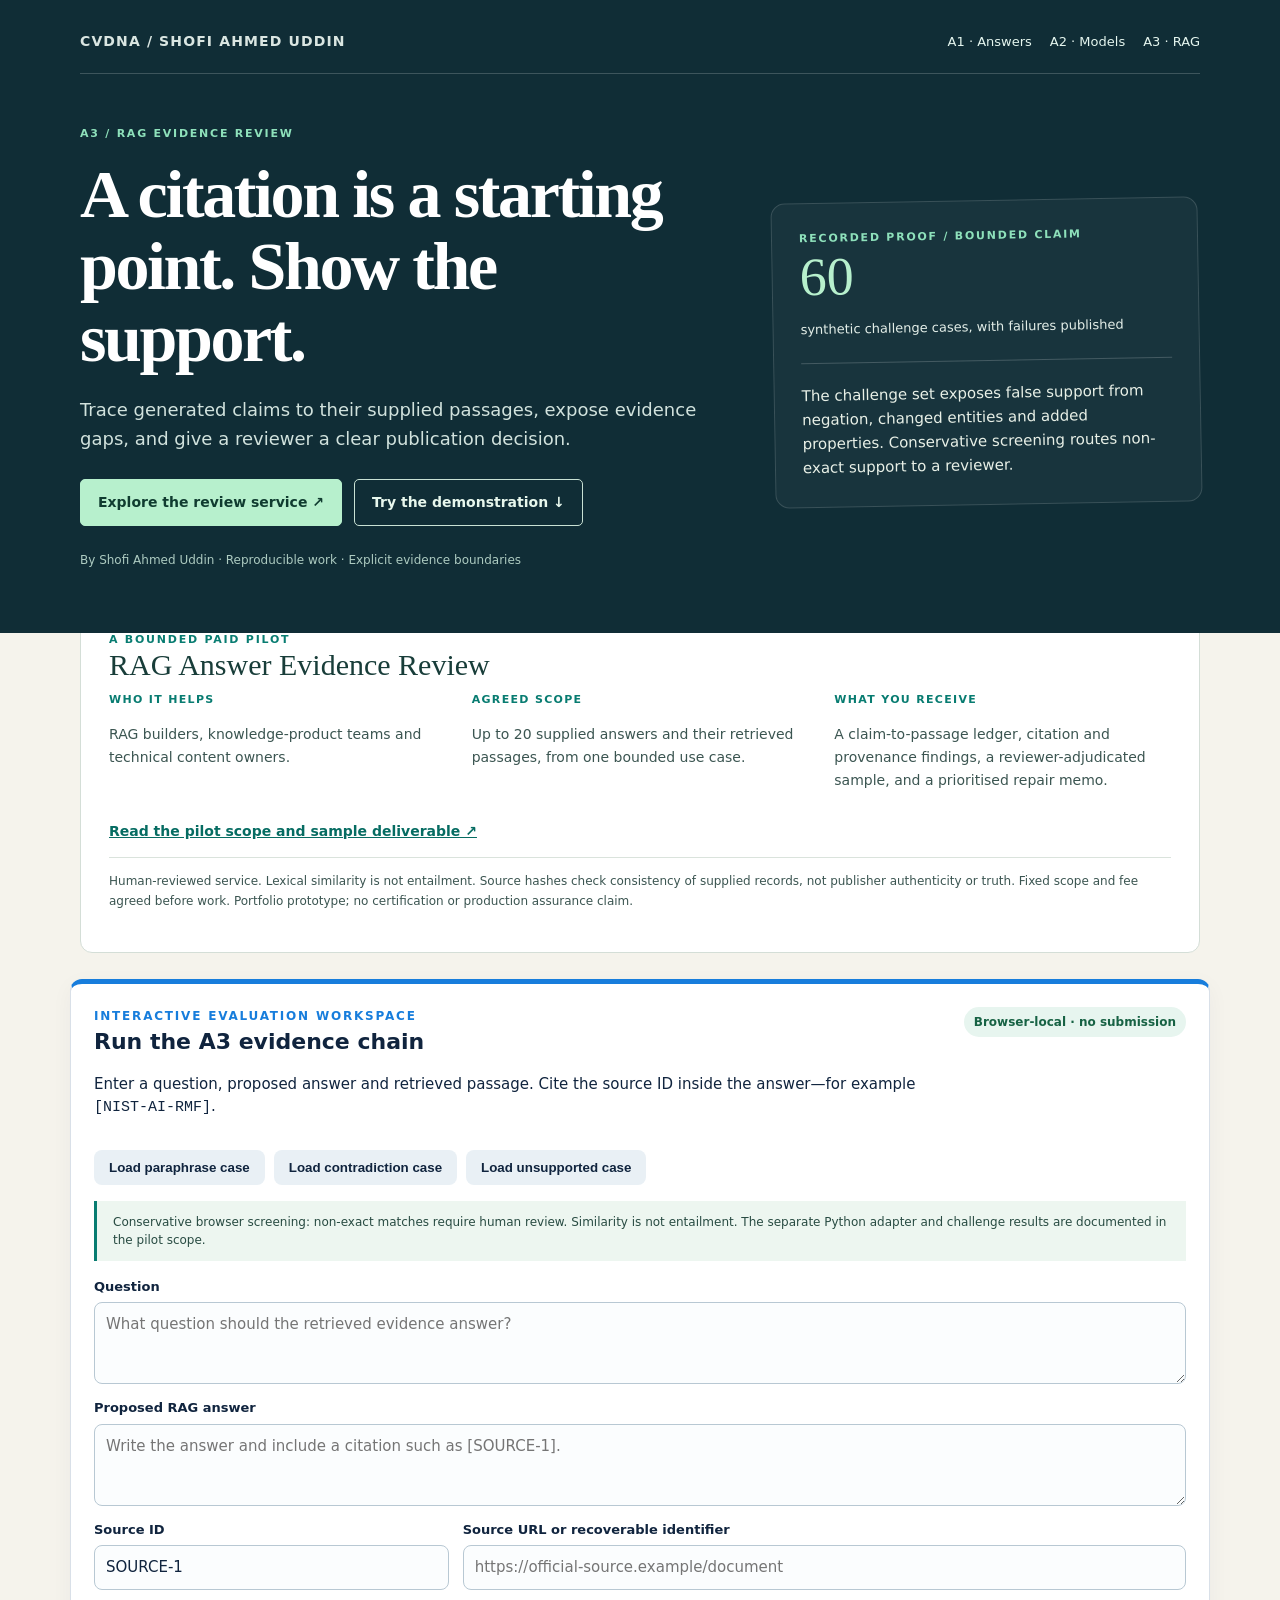
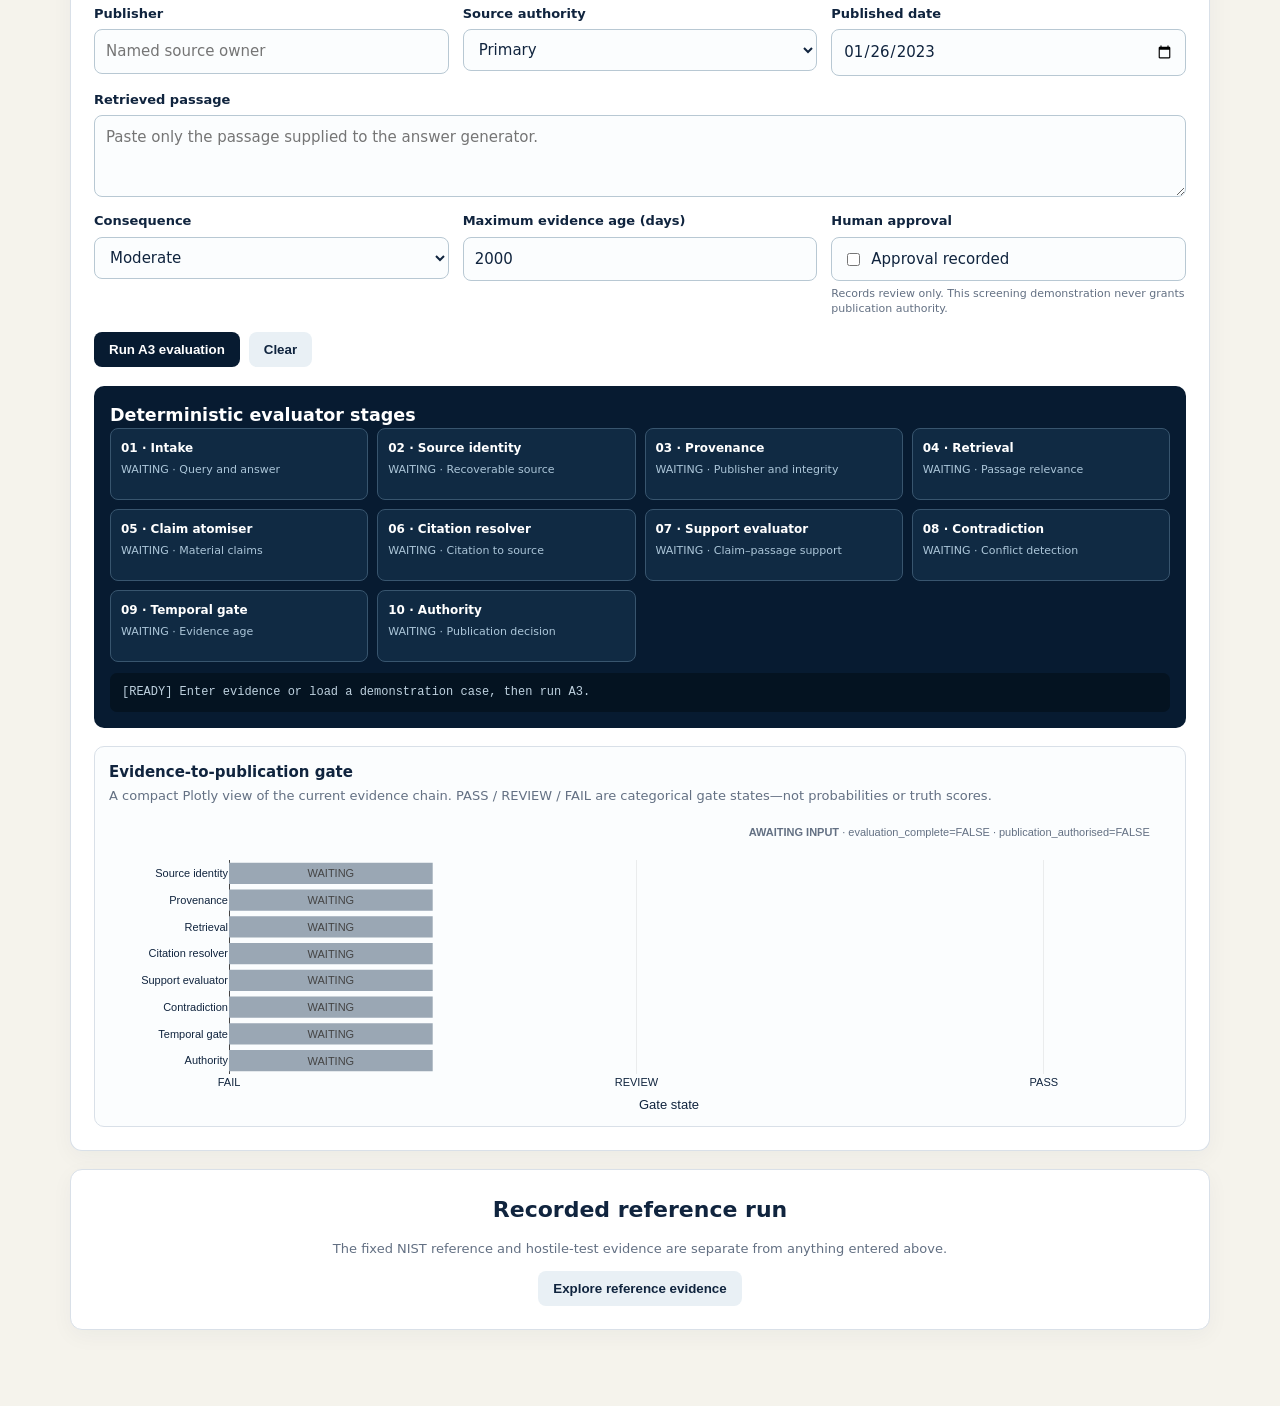
<file: dashboard/index.html>
<!doctype html>
<html lang="en">
<head>
<meta charset="utf-8"><meta name="viewport" content="width=device-width,initial-scale=1">
<meta name="description" content="A3: a bounded provenance-aware RAG and semantic-search evaluation demonstration.">
<title>RAG Answer Evidence Review | Shofi Ahmed Uddin · CVDNA</title>
<script src="https://cdn.plot.ly/plotly-2.35.2.min.js"></script>
<style>
:root{--navy:#071b31;--ink:#10243e;--muted:#637083;--line:#d9e0e8;--blue:#177ddc;--cyan:#72c5ef;--green:#16815d;--amber:#a45f00;--red:#9a352d;--paper:#f3f7fa;--white:#fff}*{box-sizing:border-box}body{margin:0;background:var(--paper);color:var(--ink);font:15px/1.5 Inter,system-ui,-apple-system,"Segoe UI",sans-serif}header{background:linear-gradient(125deg,#061728,#123c5d);color:white;padding:50px max(5vw,24px) 66px}.wrap{max-width:1180px;margin:auto}.eyebrow{color:#a8d7ef;font-size:12px;font-weight:800;letter-spacing:.15em;text-transform:uppercase}h1{margin:7px 0 12px;max-width:980px;font-size:clamp(31px,5vw,58px);line-height:1.02;letter-spacing:-.035em}h2{margin:0 0 10px;font-size:22px}h3{margin:0}.lead{max-width:820px;color:#d9eaf3;font-size:17px}.pill{display:inline-block;margin-top:13px;border:1px solid #5d88a7;border-radius:99px;padding:5px 10px;color:#cbe4f2;font-size:12px}main{max-width:1180px;margin:-30px auto 0;padding:0 20px 60px}.card{background:white;border:1px solid var(--line);border-radius:12px;padding:23px;box-shadow:0 6px 22px #10243e0b;margin:18px 0}.workspace{border-top:5px solid var(--blue)}.head{display:flex;gap:18px;justify-content:space-between;align-items:start}.privacy{white-space:nowrap;background:#e7f5ef;color:#176244;padding:6px 10px;border-radius:99px;font-size:12px;font-weight:800}.actions{display:flex;gap:9px;flex-wrap:wrap;margin:15px 0}.btn{border:0;border-radius:8px;padding:10px 15px;font-weight:800;cursor:pointer}.primary{background:var(--navy);color:white}.secondary{background:#e9f0f5;color:var(--ink)}.btn:hover{filter:brightness(1.07)}.form-grid{display:grid;grid-template-columns:repeat(3,1fr);gap:14px}.field{display:flex;flex-direction:column;gap:6px}.wide{grid-column:1/-1}.two-wide{grid-column:span 2}label{font-size:13px;font-weight:800}textarea,input,select{width:100%;border:1px solid #b8c8d3;border-radius:8px;background:#fbfdfe;padding:10px 11px;color:var(--ink);font:inherit}textarea{min-height:82px;resize:vertical}textarea:focus,input:focus,select:focus{outline:3px solid #bfe3f1;border-color:var(--blue)}.approval{display:flex;align-items:center;gap:8px;border:1px solid #b8c8d3;border-radius:8px;padding:10px 11px;background:#fbfdfe}.approval input{width:auto}.agents{background:var(--navy);color:white;border-radius:10px;padding:16px;margin-top:19px}.agent-grid{display:grid;grid-template-columns:repeat(4,1fr);gap:9px}.agent{min-height:72px;border:1px solid #38556e;border-radius:8px;background:#102a43;padding:10px;transition:.25s}.agent b{display:block;font-size:12px}.agent span{display:block;color:#acc6d9;font-size:11px;margin-top:5px}.running{border-color:#78ccfa;box-shadow:0 0 0 2px #177ddc55}.agent-pass{border-color:#42ba91;background:#113a36}.agent-warn{border-color:#e4ad4a;background:#40341c}.agent-fail{border-color:#e4776e;background:#432726}.audit{background:#041321;color:#bed1df;border-radius:7px;max-height:150px;overflow:auto;margin-top:11px;padding:10px 12px;white-space:pre-wrap;font:12px/1.55 ui-monospace,SFMono-Regular,Consolas,monospace}.report{display:none;border-top:1px solid var(--line);margin-top:20px;padding-top:19px}.report.show{display:block}.report-head{display:flex;gap:15px;justify-content:space-between;align-items:center}.decision{font-size:16px;font-weight:900;border-radius:7px;padding:8px 11px}.supported{background:#def3e8;color:#176244}.qualified{background:#fff0c9;color:#76500d}.insufficient,.stopped{background:#fde3df;color:#8a3029}.states,.checks{display:grid;grid-template-columns:repeat(2,1fr);gap:10px;margin-top:13px}.state,.check{border:1px solid var(--line);border-radius:8px;background:#f8fafb;padding:12px}.state b{font-size:19px;display:block}.check b{display:block;margin-bottom:3px}.check span{font-size:13px;color:var(--muted)}.notice{background:#edf4f7;border-left:4px solid var(--blue);padding:11px 13px;margin-top:13px;font-size:13px}.reference{text-align:center}.reference-only{display:none;text-align:left}.show-reference .reference-only{display:block}.facts{display:grid;grid-template-columns:repeat(4,1fr);gap:12px}.fact{background:#f7fafc;border:1px solid var(--line);border-radius:9px;padding:15px}.fact b{display:block;font-size:25px}.fact span{font-size:12px;color:var(--muted)}table{width:100%;border-collapse:collapse}th,td{padding:9px;border-bottom:1px solid var(--line);text-align:left;vertical-align:top}th{font-size:11px;color:var(--muted);text-transform:uppercase}.small{color:var(--muted);font-size:13px}.green{color:var(--green)}.amber{color:var(--amber)}.red{color:var(--red)}
.approval-note{margin:0;color:var(--muted);font-size:11px;line-height:1.35}.evidence-viz{margin-top:18px;border:1px solid var(--line);border-radius:10px;background:#fbfdfe;padding:14px}.evidence-viz h3{margin:0 0 3px;font-size:15px}.evidence-viz p{margin:0 0 6px}.evidence-plot{height:300px}
@media(max-width:780px){header{padding-top:38px}.head,.report-head{display:block}.privacy{display:inline-block;margin-top:8px}.form-grid,.agent-grid,.states,.checks,.facts{grid-template-columns:1fr}.wide,.two-wide{grid-column:auto}main{padding-left:14px;padding-right:14px}.evidence-plot{height:280px}}
</style>
<meta name="description" content="Trace generated claims to their supplied passages, expose evidence gaps, and give a reviewer a clear publication decision."><link rel="stylesheet" href="commercial.css"></head>
<body>
<header><nav class="commercial-nav" aria-label="Portfolio"><span class="commercial-brand">CVDNA / SHOFI AHMED UDDIN</span><div><a href="https://fshofi.github.io/A1-Statistical-Integrity-Evaluation/dashboard/">A1 · Answers</a><a href="https://fshofi.github.io/A2-Evidence-Governed-Agentic-Data-Scientist/dashboard/">A2 · Models</a><a href="https://fshofi.github.io/A3-Provenance-Aware-RAG-Evaluation/dashboard/">A3 · RAG</a></div></nav><div class="commercial-hero"><div><div class="commercial-eyebrow">A3 / RAG EVIDENCE REVIEW</div><h1>A citation is a starting point. Show the support.</h1><p class="lead">Trace generated claims to their supplied passages, expose evidence gaps, and give a reviewer a clear publication decision.</p><div class="commercial-buttons"><a class="commercial-primary" href="#pilot-scope">Explore the review service ↗</a><a href="#try-a3">Try the demonstration ↓</a></div><p class="commercial-byline">By Shofi Ahmed Uddin · Reproducible work · Explicit evidence boundaries</p></div><aside class="commercial-evidence" aria-label="Evidence snapshot"><div class="commercial-eyebrow">RECORDED PROOF / BOUNDED CLAIM</div><div class="proof-number">60</div><p>synthetic challenge cases, with failures published</p><blockquote>The challenge set exposes false support from negation, changed entities and added properties. Conservative screening routes non-exact support to a reviewer.</blockquote></aside></div></header>
<main id="main"><section class="commercial-service" id="pilot-scope"><div class="commercial-eyebrow" style="color:#087c71">A BOUNDED PAID PILOT</div><h2>RAG Answer Evidence Review</h2><div class="commercial-service-grid"><div><h3>Who it helps</h3><p>RAG builders, knowledge-product teams and technical content owners.</p></div><div><h3>Agreed scope</h3><p>Up to 20 supplied answers and their retrieved passages, from one bounded use case.</p></div><div><h3>What you receive</h3><p>A claim-to-passage ledger, citation and provenance findings, a reviewer-adjudicated sample, and a prioritised repair memo.</p></div></div><p><a href="service.html">Read the pilot scope and sample deliverable ↗</a></p><p class="commercial-disclosure">Human-reviewed service. Lexical similarity is not entailment. Source hashes check consistency of supplied records, not publisher authenticity or truth. Fixed scope and fee agreed before work. Portfolio prototype; no certification or production assurance claim.</p></section>
<section class="card workspace" id="try-a3"><div class="head"><div><div class="eyebrow" style="color:var(--blue)">Interactive evaluation workspace</div><h2>Run the A3 evidence chain</h2><p>Enter a question, proposed answer and retrieved passage. Cite the source ID inside the answer—for example <code>[NIST-AI-RMF]</code>.</p></div><span class="privacy">Browser-local · no submission</span></div>
<div class="actions"><button class="btn secondary" id="sample-supported" type="button">Load paraphrase case</button><button class="btn secondary" id="sample-contradiction" type="button">Load contradiction case</button><button class="btn secondary" id="sample-unsupported" type="button">Load unsupported case</button></div>
<p class="commercial-workspace-note">Conservative browser screening: non-exact matches require human review. Similarity is not entailment. The separate Python adapter and challenge results are documented in the pilot scope.</p><form id="a3-form" novalidate><div class="form-grid">
<div class="field wide"><label for="query">Question</label><textarea id="query" required placeholder="What question should the retrieved evidence answer?"></textarea></div>
<div class="field wide"><label for="answer">Proposed RAG answer</label><textarea id="answer" required placeholder="Write the answer and include a citation such as [SOURCE-1]."></textarea></div>
<div class="field"><label for="source-id">Source ID</label><input id="source-id" value="SOURCE-1"></div><div class="field two-wide"><label for="source-url">Source URL or recoverable identifier</label><input id="source-url" placeholder="https://official-source.example/document"></div>
<div class="field"><label for="publisher">Publisher</label><input id="publisher" placeholder="Named source owner"></div><div class="field"><label for="authority">Source authority</label><select id="authority"><option value="primary">Primary</option><option value="secondary">Secondary</option><option value="low">Low / unverified</option></select></div><div class="field"><label for="published">Published date</label><input id="published" type="date" value="2023-01-26"></div>
<div class="field wide"><label for="passage">Retrieved passage</label><textarea id="passage" required placeholder="Paste only the passage supplied to the answer generator."></textarea></div>
<div class="field"><label for="consequence">Consequence</label><select id="consequence"><option value="low">Low</option><option value="moderate" selected>Moderate</option><option value="high">High</option></select></div><div class="field"><label for="age-limit">Maximum evidence age (days)</label><input id="age-limit" type="number" min="1" value="2000"></div><div class="field"><label for="approval">Human approval</label><div class="approval"><input id="approval" type="checkbox"><span>Approval recorded</span></div><p class="approval-note">Records review only. This screening demonstration never grants publication authority.</p></div>
</div><div class="actions"><button class="btn primary" type="submit">Run A3 evaluation</button><button class="btn secondary" type="reset">Clear</button></div></form>
<div class="agents"><h3>Deterministic evaluator stages</h3><div class="agent-grid" id="agent-grid"></div><div class="audit" id="audit"></div></div>
<div class="evidence-viz"><h3>Evidence-to-publication gate</h3><p class="small">A compact Plotly view of the current evidence chain. PASS / REVIEW / FAIL are categorical gate states—not probabilities or truth scores.</p><div id="evidence-gates" class="evidence-plot"></div></div>
<div class="report" id="report"><div class="report-head"><h2 style="margin:0">A3 evaluation report</h2><div class="decision" id="decision"></div></div><div class="states"><div class="state"><span class="small">Evaluation complete</span><b id="complete"></b></div><div class="state"><span class="small">Publication authorised</span><b id="authorised"></b></div></div><div class="checks" id="checks"></div><div class="notice" id="note"></div></div>
</section>
<section class="card reference"><h2>Recorded reference run</h2><p class="small">The fixed NIST reference and hostile-test evidence are separate from anything entered above.</p><button class="btn secondary" id="toggle-reference" type="button" aria-expanded="false">Explore reference evidence</button></section>
<div class="reference-only">
<section class="card"><div class="facts"><div class="fact"><b>22/22</b><span>automated controls passed, including 5 external-review regressions</span></div><div class="fact"><b>1</b><span>supported reference answer</span></div><div class="fact"><b>1</b><span>hostile mandate safe-stop</span></div><div class="fact"><b>FALSE</b><span>reference publication authority</span></div></div></section>
<section class="card"><h2>Reference finding</h2><table><thead><tr><th>Case</th><th>Evidence result</th><th>Decision</th><th>Authority</th></tr></thead><tbody><tr><td>NIST voluntary-use answer</td><td class="green"><b>SUPPORTED</b></td><td>Evaluation complete</td><td>Not authorised without bounded approval</td></tr><tr><td>Mandatory-certification overclaim</td><td class="red"><b>CONTRADICTED</b></td><td>SAFE_STOP</td><td>Approval cannot override</td></tr></tbody></table></section>
<section class="card"><h2>Visible limitations</h2><ul><li>V1 uses deterministic lexical support rather than neural entailment.</li><li>Contradiction rules are deliberately bounded and cannot certify truth.</li><li>Publisher and authority metadata require independent verification in operational use.</li><li>No vector database, production RAG system or external action is connected.</li><li>No independent human validation or certification claim is made.</li></ul></section>
</div>
</main>
<script>
(()=>{const $=id=>document.getElementById(id),form=$('a3-form'),grid=$('agent-grid'),audit=$('audit'),report=$('report'),checks=$('checks');const agents=[['01 · Intake','Query and answer'],['02 · Source identity','Recoverable source'],['03 · Provenance','Publisher and integrity'],['04 · Retrieval','Passage relevance'],['05 · Claim atomiser','Material claims'],['06 · Citation resolver','Citation to source'],['07 · Support evaluator','Claim–passage support'],['08 · Contradiction','Conflict detection'],['09 · Temporal gate','Evidence age'],['10 · Authority','Publication decision']];
const words=t=>new Set((t.toLowerCase().match(/[a-z0-9][a-z0-9_-]*/g)||[]).filter(x=>!['a','an','and','are','as','at','be','by','for','from','in','is','it','of','on','or','that','the','this','to','use','with','not','no','does','every','all'].includes(x)).map(x=>({mandatory:'require',required:'require',requires:'require',requirement:'require',certification:'certify',certified:'certify',guarantees:'guarantee',guaranteed:'guarantee',prohibited:'prohibit',approved:'approve'}[x]||x)));const overlap=(a,b)=>{const x=words(a),y=words(b);return x.size?[...x].filter(v=>y.has(v)).length/x.size:0};const citations=t=>[...(t.matchAll(/\[([A-Za-z0-9_.:-]+)\]/g))].map(m=>m[1]);
const plotCfg={responsive:true,displaylogo:false,modeBarButtonsToRemove:['lasso2d','select2d']};
const gateVal=s=>s==='pass'?1:s==='warn'?.5:s==='fail'?0:.25;
const gateColor=s=>s==='pass'?'#16815d':s==='warn'?'#a45f00':s==='fail'?'#9a352d':'#9aa7b4';
function renderEvidenceGate(states,status='AWAITING INPUT',complete=false,authorised=false){
  const pick=[1,2,3,5,6,7,8,9],labels=pick.map(i=>agents[i][0].replace(/^\d+\s*·\s*/,'')),s=pick.map(i=>states[i]||'wait'),vals=s.map(gateVal),colors=s.map(gateColor),texts=s.map(v=>v==='wait'?'WAITING':v.toUpperCase());
  Plotly.react('evidence-gates',[{type:'bar',orientation:'h',y:labels,x:vals,text:texts,textposition:s.map(v=>v==='fail'?'outside':'inside'),insidetextanchor:'middle',cliponaxis:false,hovertemplate:'%{y}: %{text}<extra></extra>',marker:{color:colors}}],{margin:{t:48,l:120,r:62,b:38},paper_bgcolor:'#fbfdfe',plot_bgcolor:'#fbfdfe',font:{color:'#10243e',size:11},title:{text:'<b>'+status.replaceAll('_',' ')+'</b> · evaluation_complete='+String(complete).toUpperCase()+' · publication_authorised='+String(authorised).toUpperCase(),font:{size:11,color:'#637083'},x:.98,xanchor:'right'},xaxis:{range:[0,1.08],tickvals:[0,.5,1],ticktext:['FAIL','REVIEW','PASS'],title:'Gate state',fixedrange:true},yaxis:{autorange:'reversed',fixedrange:true},showlegend:false},plotCfg);
}
function prime(){grid.replaceChildren();for(const [name,task] of agents){const e=document.createElement('div'),b=document.createElement('b'),s=document.createElement('span');e.className='agent';b.textContent=name;s.textContent='WAITING · '+task;e.append(b,s);grid.appendChild(e)}audit.textContent='[READY] Enter evidence or load a demonstration case, then run A3.';checks.replaceChildren();report.classList.remove('show');renderEvidenceGate(agents.map(()=> 'wait'))}
function set(mode){$('source-id').value='NIST-AI-RMF';$('source-url').value='https://www.nist.gov/itl/ai-risk-management-framework';$('publisher').value='National Institute of Standards and Technology';$('authority').value='primary';$('published').value='2023-01-26';$('age-limit').value='2000';$('approval').checked=mode==='contradiction';$('consequence').value=mode==='contradiction'?'high':'moderate';$('query').value='Does NIST AI RMF 1.0 require organizations to obtain certification?';$('passage').value='NIST describes AI RMF 1.0 as intended for voluntary use. It helps organizations incorporate trustworthiness considerations into the design, development, use, and evaluation of AI systems. The cited framework does not itself establish a mandatory certification requirement.';$('answer').value=mode==='supported'?'NIST describes AI RMF 1.0 as voluntary, and the cited material does not establish a mandatory certification requirement [NIST-AI-RMF].':mode==='contradiction'?'Every organization is required to obtain NIST AI RMF certification [NIST-AI-RMF].':'NIST guarantees that every compliant AI system is safe [NIST-AI-RMF].';prime()}
$('sample-supported').onclick=()=>set('supported');$('sample-contradiction').onclick=()=>set('contradiction');$('sample-unsupported').onclick=()=>set('unsupported');$('toggle-reference').onclick=()=>{const open=$('main').classList.toggle('show-reference');$('toggle-reference').textContent=open?'Hide reference evidence':'Explore reference evidence';$('toggle-reference').setAttribute('aria-expanded',String(open))};form.addEventListener('reset',()=>setTimeout(prime,0));
function add(title,detail,kind){const e=document.createElement('div'),b=document.createElement('b'),s=document.createElement('span');e.className='check';b.textContent=title;s.textContent=detail;b.className=kind==='fail'?'red':kind==='warn'?'amber':'green';e.append(b,s);checks.appendChild(e)}async function animate(states){grid.replaceChildren();audit.textContent='';for(let i=0;i<agents.length;i++){const [name,task]=agents[i],state=states[i],e=document.createElement('div'),b=document.createElement('b'),s=document.createElement('span');e.className='agent running';b.textContent=name;s.textContent='RUNNING · '+task;e.append(b,s);grid.appendChild(e);audit.textContent+=`[RUN] ${name}: ${task}\n`;await new Promise(r=>setTimeout(r,130));e.className='agent '+(state==='fail'?'agent-fail':state==='warn'?'agent-warn':'agent-pass');s.textContent=state.toUpperCase()+' · '+task;audit.textContent+=`[${state.toUpperCase()}] ${name}\n`;audit.scrollTop=audit.scrollHeight}}
form.addEventListener('submit',async ev=>{ev.preventDefault();checks.replaceChildren();report.classList.remove('show');let severe=0,warn=0;const q=$('query').value.trim(),a=$('answer').value.trim(),p=$('passage').value.trim(),id=$('source-id').value.trim(),url=$('source-url').value.trim(),publisher=$('publisher').value.trim(),cites=citations(a);if(!q||!a||!p){add('Task intake: FAIL','Question, answer and retrieved passage are required.','fail');severe++}else add('Task intake: PASS','Question, answer and passage received.','pass');if(!id||!url||!publisher){add('Provenance: FAIL','Source ID, recoverable identifier and publisher are required.','fail');severe++}else add('Provenance: RECORDED','Source identity is recorded; this page does not independently fetch it.','pass');const relevance=overlap(q,p);if(relevance<.12){add('Retrieval relevance: WARNING',`Query–passage overlap ${(relevance*100).toFixed(1)}% is below the bounded threshold.`,'warn');warn++}else add('Retrieval relevance: PASS',`Query–passage overlap ${(relevance*100).toFixed(1)}%.`,'pass');if(!cites.length){add('Citation resolution: FAIL','The answer contains no source citation.','fail');severe++}else if(cites.some(x=>x!==id)){add('Citation resolution: FAIL','At least one citation does not resolve to the supplied source.','fail');severe++}else add('Citation resolution: PASS',`Citation [${id}] resolves to the supplied passage.`,'pass');const score=overlap(a,p),lower=a.toLowerCase(),plower=p.toLowerCase(),claimNums=(a.match(/(?<![A-Za-z])\d+(?:\.\d+)?%?/g)||[]),passageNums=(p.match(/(?<![A-Za-z])\d+(?:\.\d+)?%?/g)||[]),novel=[...words(a)].filter(x=>['guarantee','safe','certify','illegal','prohibit','approve'].includes(x)&&!words(p).has(x));
let contradictionReason='';
const mandateConflict=/\b(require|required|requires|mandatory)\b/.test(lower)&&!/\bvoluntary\b/.test(lower)&&/\bvoluntary\b/.test(plower);
const causalClaim=/\b(cause|causes|caused|causal|because of|led to|leads to|resulted in|drives?|produced)\b/.test(lower);
const causalDenial=/\b(cannot|can not|does not|did not|no)\b.{0,45}\b(caus|attribut|establish|infer)/.test(plower)||/\b(association|correlation|observational)\b.{0,55}\b(?:not|cannot|does not)\b.{0,35}\bcaus/.test(plower);
const universal=/\b(all|every|across all|universally|general(?:ise|ize|ises|izes|ised|ized))\b/.test(lower);
const scopeLimit=/\b(exclud(?:e|ed|es|ing)|non-comparable|not comparable|cannot general(?:ise|ize)|limited to|selected cases|subset)\b/.test(plower);
const reversedPair=claimNums.length>=2&&passageNums.length>=2&&claimNums[0]===passageNums[1]&&claimNums[1]===passageNums[0]&&claimNums[0]!==claimNums[1];
const oppositeDirection=((/\b(increase|increased|rose|rise|higher|grew|growth)\b/.test(lower)&&/\b(decrease|decreased|fell|reduced|reduction|lower)\b/.test(plower))||(/\b(decrease|decreased|fell|reduced|reduction|lower)\b/.test(lower)&&/\b(increase|increased|rose|rise|higher|grew|growth)\b/.test(plower)))&&claimNums.some(n=>passageNums.includes(n));
if(mandateConflict)contradictionReason='The answer converts voluntary guidance into a requirement.';
else if(causalClaim&&causalDenial)contradictionReason='The answer asserts causation where the cited evidence explicitly withholds causal inference.';
else if(universal&&scopeLimit)contradictionReason='The answer exceeds an explicit scope or comparability limitation.';
else if(reversedPair)contradictionReason='The answer reverses the directional numeric relation in the cited evidence.';
else if(oppositeDirection)contradictionReason='The answer reverses the direction of the cited quantitative change.';
const absence=/\b(?:does not|did not|cannot|can not|no)\b.{0,55}\b(?:contain|include|provide|report|measure|record|show|give)\b.{0,55}\b(?:data|evidence|information|measure|metric|result)/.test(plower);
const neutral=(!contradictionReason&&absence&&[...words(a)].filter(x=>words(p).has(x)).length>=2);
if(contradictionReason){add('Contradiction: FAIL',contradictionReason,'fail');severe++;}else add('Contradiction: PASS','No bounded semantic, causal, scope or directional conflict detected.','pass');
const normalise=x=>x.replace(/\[[A-Za-z0-9_.:-]+\]/g,'').toLowerCase().replace(/[^\p{L}\p{N}\s]/gu,' ').replace(/\s+/g,' ').trim();
const semanticReview=normalise(a)!==normalise(p);
if(contradictionReason){add('Claim support: FAIL','The contradiction blocks a support claim.','fail');}
else if(neutral){add('Claim support: NEUTRAL',`The passage is topically related but explicitly says the required evidence is absent; lexical overlap ${(score*100).toFixed(1)}% is not probative support.`,'fail');severe++;}
else if(novel.length){add('Claim support: FAIL',`Material terms absent from the cited passage: ${novel.join(', ')}.`,'fail');severe++;}
else if(score<.18){add('Claim support: FAIL',`Claim–passage support ${(score*100).toFixed(1)}% is insufficient.`,'fail');severe++;}
else if(score<.35){add('Claim support: PARTIAL',`Claim–passage support ${(score*100).toFixed(1)}% requires qualification.`,'warn');warn++;}
else if(semanticReview){add('Claim support: REVIEW REQUIRED','Non-exact similarity requires reviewer adjudication; no automated semantic assurance.','fail');severe++;}
else add('Text match: RECORDED','Exact normalised text match; source truth and publication remain separate.','pass');const published=$('published').value?new Date($('published').value+'T00:00:00Z'):null,now=new Date(),todayUtc=Date.UTC(now.getUTCFullYear(),now.getUTCMonth(),now.getUTCDate()),age=published?Math.floor((todayUtc-published.getTime())/86400000):Infinity,limit=Number($('age-limit').value);if(!published||!Number.isFinite(limit)||age>limit){add('Temporal validity: WARNING',published?`Source age ${age} days exceeds limit ${limit}.`:'Publication date is absent.','warn');warn++}else add('Temporal validity: PASS',`Source age ${age} days is inside the supplied limit.`,'pass');if($('consequence').value==='high'&&$('authority').value==='low'){add('Source authority: WARNING','High-consequence use relies on a low-authority source.','warn');warn++}else add('Source authority: PASS','No reported consequence–authority mismatch.','pass');const contradiction=Boolean(contradictionReason),blocking=!q||!a||!p||!id||!url||!publisher||cites.some(x=>x!==id)||(contradiction&&$('consequence').value==='high');const decision=severe?(blocking?'SAFE_STOP':'INSUFFICIENT_EVIDENCE'):warn?'QUALIFIED':'SUPPORTED',complete=decision!=='SAFE_STOP',authorised=false,states=[q&&a?'pass':'fail',id&&url?'pass':'fail',publisher?'pass':'fail',relevance<.12?'warn':'pass',a?'pass':'fail',cites.length&&cites.every(x=>x===id)?'pass':'fail',contradictionReason||semanticReview||neutral||novel.length||score<.18?'fail':score<.35?'warn':'pass',contradiction?'fail':'pass',!published||age>limit?'warn':'pass',authorised?'pass':decision==='SUPPORTED'?'warn':'fail'];await animate(states);renderEvidenceGate(states,decision,complete,authorised);$('decision').textContent=decision;$('decision').className='decision '+(decision==='SUPPORTED'?'supported':decision==='QUALIFIED'?'qualified':decision==='SAFE_STOP'?'stopped':'insufficient');$('complete').textContent=String(complete).toUpperCase();$('authorised').textContent=String(authorised).toUpperCase();$('note').textContent=(authorised?'Bounded low-consequence publication approval is recorded.':'Evaluation completion does not authorise publication; approval cannot repair defective evidence.')+' Inputs remain in this browser and are not stored or transmitted.';audit.textContent+=`[DECISION] ${decision} · evaluation_complete=${complete} · publication_authorised=${authorised}`;report.classList.add('show');report.scrollIntoView({behavior:'smooth',block:'start'})});prime()})();
</script>
</body></html>
</file>
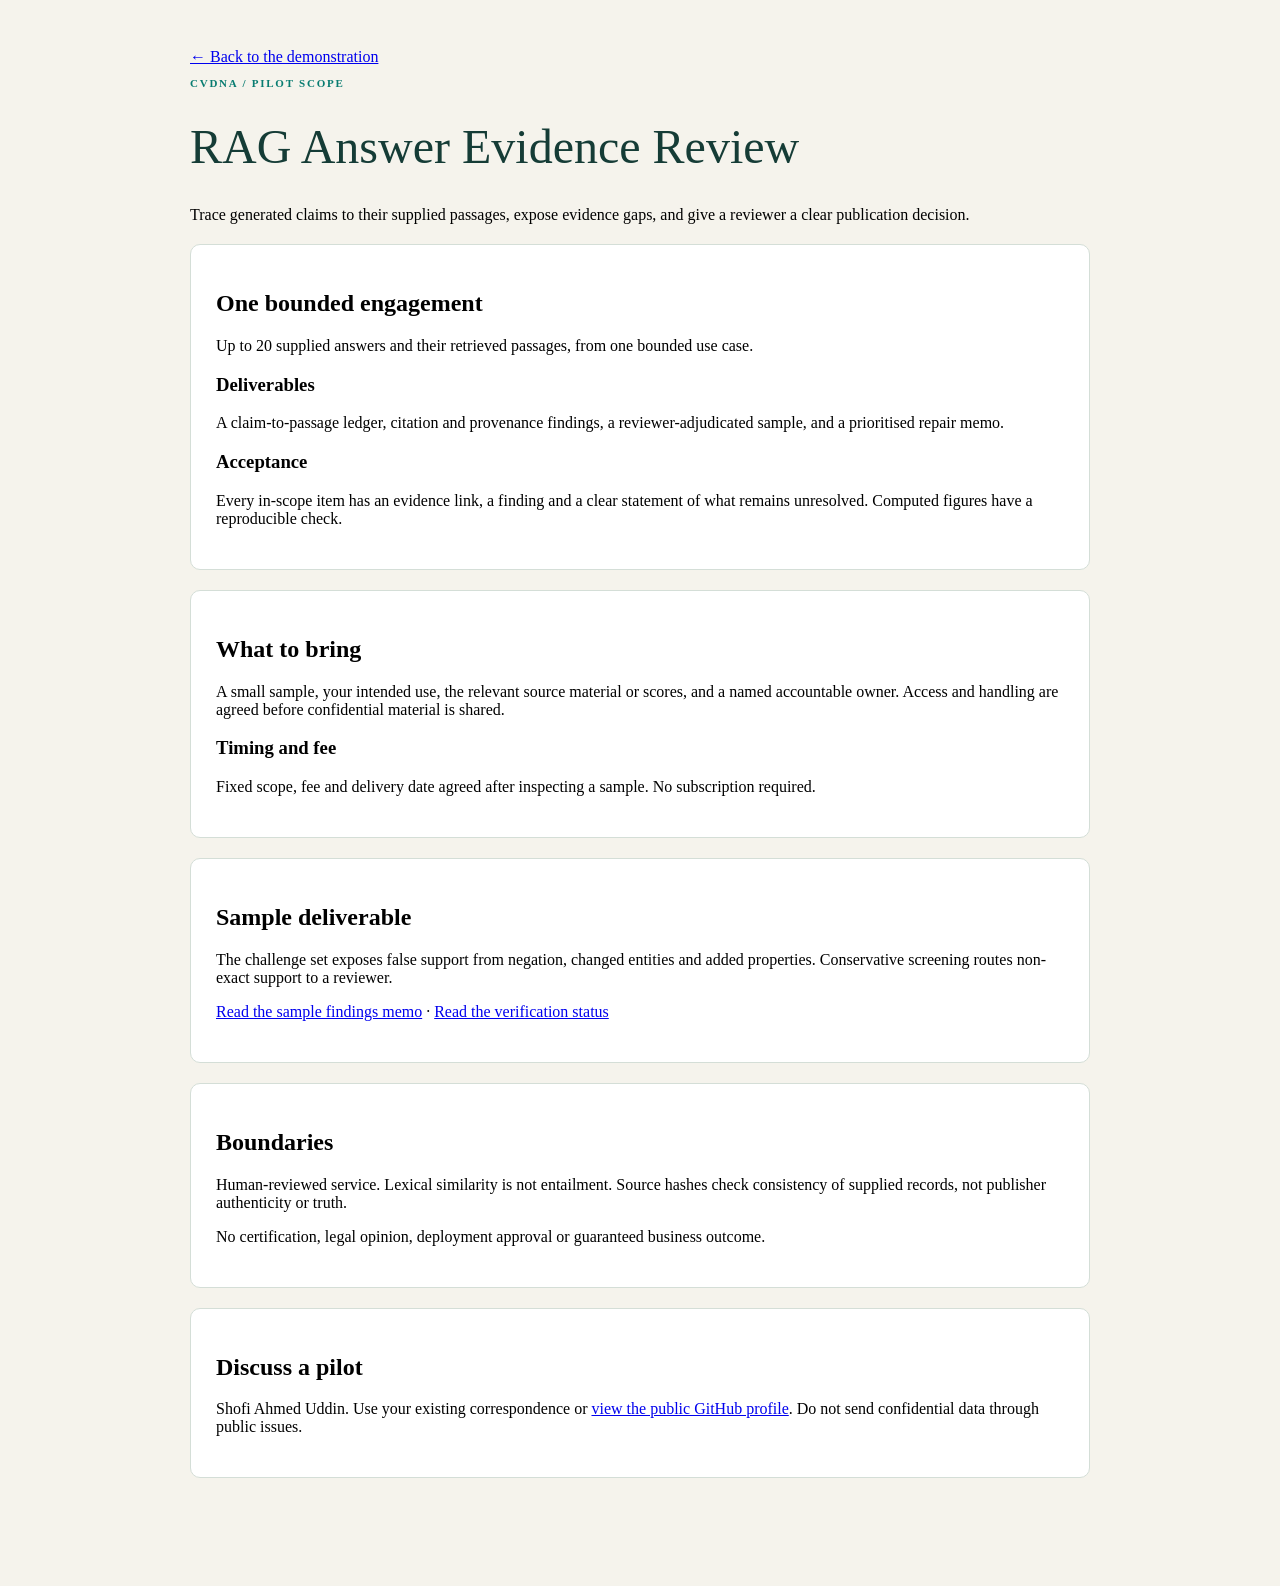
<file: dashboard/service.html>
<!doctype html><html lang="en"><head><meta charset="utf-8"><meta name="viewport" content="width=device-width,initial-scale=1"><title>RAG Answer Evidence Review — Pilot scope</title><link rel="stylesheet" href="commercial.css"></head><body><main class="commercial-scope-page"><a href="index.html">← Back to the demonstration</a><p class="commercial-eyebrow" style="color:#087c71">CVDNA / PILOT SCOPE</p><h1>RAG Answer Evidence Review</h1><p>Trace generated claims to their supplied passages, expose evidence gaps, and give a reviewer a clear publication decision.</p><section><h2>One bounded engagement</h2><p>Up to 20 supplied answers and their retrieved passages, from one bounded use case.</p><h3>Deliverables</h3><p>A claim-to-passage ledger, citation and provenance findings, a reviewer-adjudicated sample, and a prioritised repair memo.</p><h3>Acceptance</h3><p>Every in-scope item has an evidence link, a finding and a clear statement of what remains unresolved. Computed figures have a reproducible check.</p></section><section><h2>What to bring</h2><p>A small sample, your intended use, the relevant source material or scores, and a named accountable owner. Access and handling are agreed before confidential material is shared.</p><h3>Timing and fee</h3><p>Fixed scope, fee and delivery date agreed after inspecting a sample. No subscription required.</p></section><section><h2>Sample deliverable</h2><p>The challenge set exposes false support from negation, changed entities and added properties. Conservative screening routes non-exact support to a reviewer.</p><p><a href="sample-report.md">Read the sample findings memo</a> · <a href="verification.md">Read the verification status</a></p></section><section><h2>Boundaries</h2><p>Human-reviewed service. Lexical similarity is not entailment. Source hashes check consistency of supplied records, not publisher authenticity or truth.</p><p>No certification, legal opinion, deployment approval or guaranteed business outcome.</p></section><section><h2>Discuss a pilot</h2><p>Shofi Ahmed Uddin. Use your existing correspondence or <a href="https://github.com/fshofi">view the public GitHub profile</a>. Do not send confidential data through public issues.</p></section></main></body></html>
</file>
<file: dashboard/commercial.css>
/* Buyer-facing layer: original demo logic retained. */
:root{--commercial-navy:#102d36;--commercial-teal:#087c71;--commercial-paper:#f5f3ec}
body{background:var(--commercial-paper)!important}header{position:relative;background:var(--commercial-navy)!important;padding:30px 26px 52px!important;overflow:hidden}.commercial-nav{display:flex;justify-content:space-between;align-items:center;gap:24px;margin:0 auto 52px;max-width:1120px;border-bottom:1px solid #ffffff30;padding-bottom:20px;color:#dae6e2}.commercial-nav a{color:#e5f6ef;text-decoration:none;font-size:13px;margin-left:18px}.commercial-brand{font-weight:800;letter-spacing:.08em;font-size:14px}.commercial-hero{max-width:1120px;margin:auto;display:grid;grid-template-columns:1.5fr 1fr;gap:52px;align-items:center}.commercial-hero h1{font-family:Georgia,serif;font-size:clamp(38px,5.6vw,68px)!important;line-height:1.06!important;letter-spacing:-.035em;margin:16px 0 22px!important;color:#fff}.commercial-hero .lead{font-size:18px;line-height:1.6;color:#d1e2dd;max-width:650px}.commercial-eyebrow{font-size:11px;font-weight:800;letter-spacing:.16em;color:#8ee1bb}.commercial-buttons{display:flex;gap:12px;flex-wrap:wrap;margin:25px 0}.commercial-buttons a{display:inline-block;border:1px solid #c9e1d4;border-radius:5px;padding:12px 17px;text-decoration:none;font-size:14px;font-weight:750;color:#e7f7ed}.commercial-buttons .commercial-primary{background:#b7f0cd;color:#103c30;border-color:#b7f0cd}.commercial-byline{font-size:12px;color:#adcbc1}.commercial-evidence{background:#ffffff09;border:1px solid #ffffff24;border-radius:14px;padding:27px;transform:rotate(-1deg)}.commercial-evidence .proof-number{font:54px/1.1 Georgia,serif;color:#b7f0cd}.commercial-evidence p{font-size:13px;color:#e3eee8}.commercial-evidence blockquote{margin:24px 0 0;border-top:1px solid #ffffff30;padding-top:20px;font-size:15px;color:#e8f0e7;line-height:1.6}.commercial-service{order:-4!important;max-width:1120px;width:100%;margin:0 auto 26px;border:1px solid #d4ded7;background:#fff;border-radius:12px;padding:28px}.commercial-service h2{font:30px Georgia,serif;color:#183d39}.commercial-service-grid{display:grid;grid-template-columns:repeat(3,1fr);gap:26px}.commercial-service h3{font-size:11px;text-transform:uppercase;letter-spacing:.12em;color:#087c71}.commercial-service p{font-size:14px;line-height:1.65;color:#3b5551}.commercial-disclosure{font-size:12px!important;padding-top:14px;border-top:1px solid #dae3dc}.commercial-service a{color:#066c62;font-weight:700}.commercial-workspace-note{font-size:12px;padding:12px 16px;border-left:3px solid #087c71;background:#edf6f0;color:#284b42;margin:16px 0}.commercial-proof-table{width:100%;border-collapse:collapse}.commercial-proof-table td,.commercial-proof-table th{padding:12px;border-bottom:1px solid #d4ded7;text-align:left}.commercial-proof-table th{background:#eff5ef}.commercial-scope-page{max-width:900px;margin:auto;padding:40px 22px 80px}.commercial-scope-page h1{font:48px/1.1 Georgia,serif;color:#153c36}.commercial-scope-page section{background:white;border:1px solid #d4ded7;padding:25px;border-radius:10px;margin:20px 0}
@media(max-width:760px){.commercial-hero,.commercial-service-grid{grid-template-columns:1fr}.commercial-nav{align-items:start;margin-bottom:30px}.commercial-nav a{display:inline-block;margin:3px 8px}.commercial-hero{gap:25px}.commercial-evidence{transform:none}.commercial-service{padding:22px}.commercial-hero h1{font-size:43px!important}.commercial-scope-page h1{font-size:38px}}
</file>
